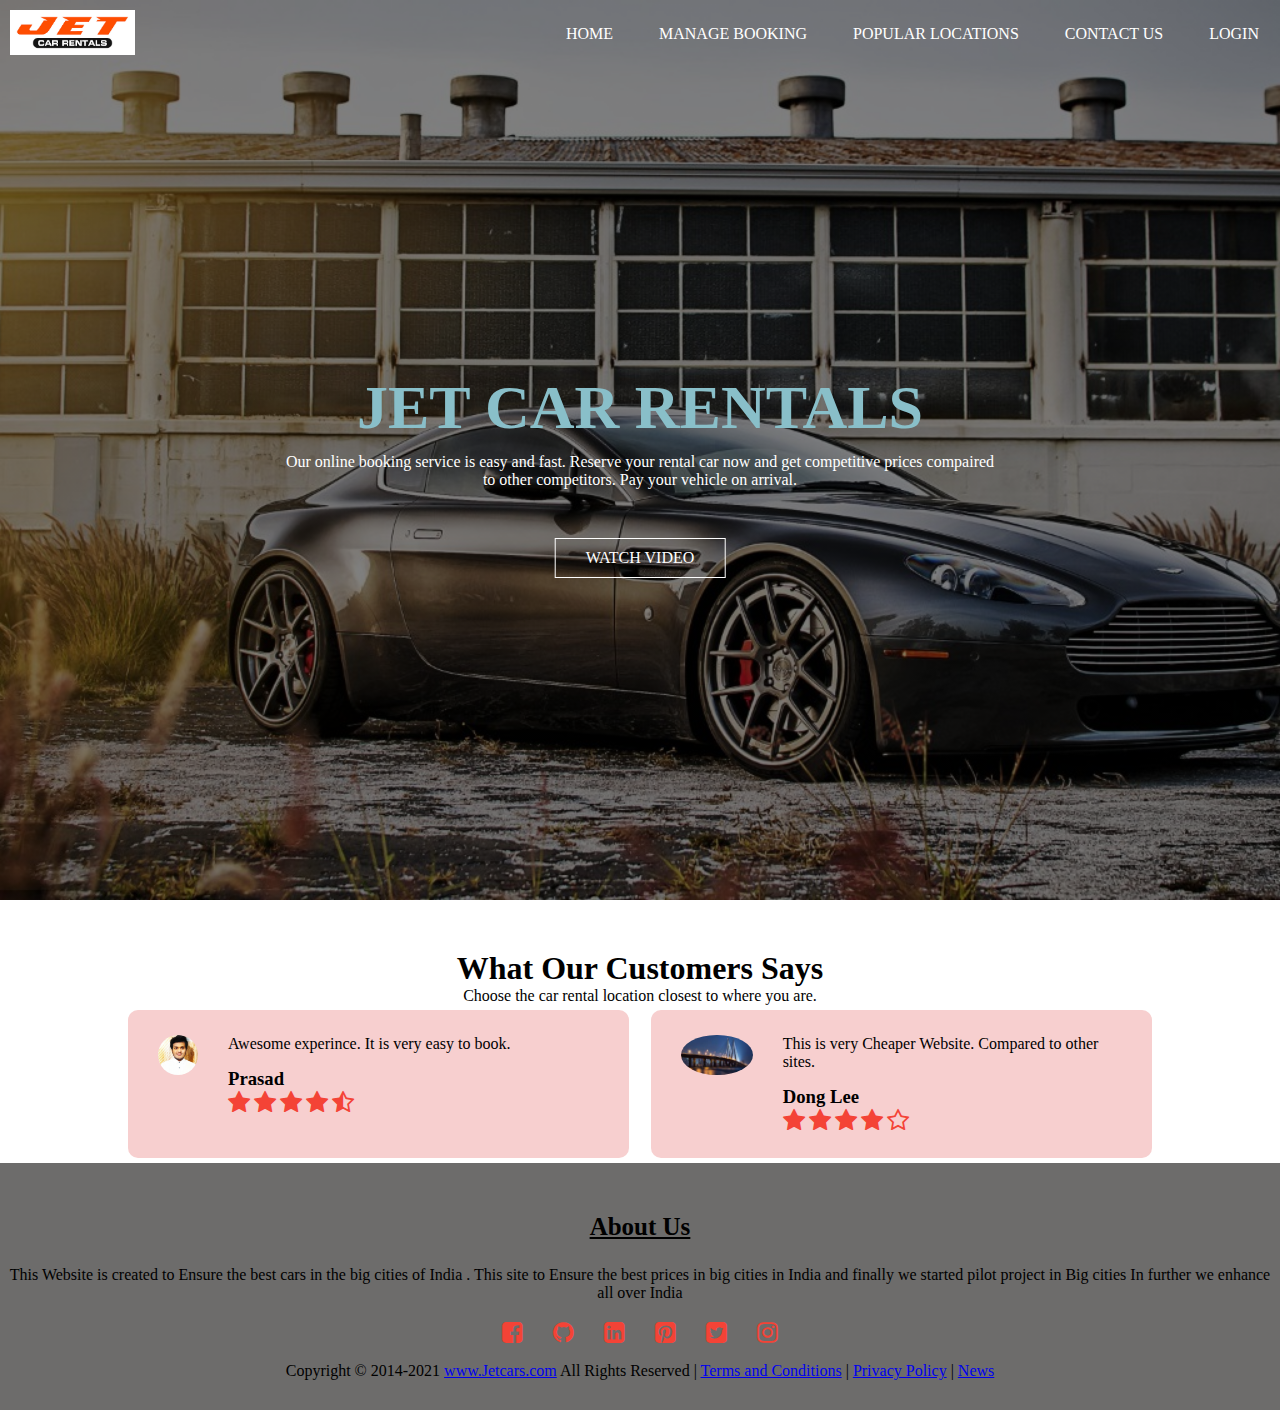
<file: index.html>
<!DOCTYPE html>
<html>
<head>
	<title>CAR RENTAL SYSTEM</title>
	<link rel = "icon" href = "https://c0.klipartz.com/pngpicture/216/1021/gratis-png-icono-de-coche-rojo-vino-material-de-hebilla-de-alta-definicion.png"  type = "image/x-icon">
	<link rel="stylesheet" type="text/css" href="css/style.css">
    <link rel="stylesheet" href="https://cdnjs.cloudflare.com/ajax/libs/font-awesome/4.7.0/css/font-awesome.min.css">
</head>
<body>
	<header>
		<nav>
		<div class="main">
			<div class="logo">
				<img src="logo.png">
			</div>
			<div>
			<ul>			
				<li><a href="home.html"> HOME </a></li>
				<li><a href="mb.html"> MANAGE BOOKING </a></li>
				<li><a href="pop.html"> POPULAR LOCATIONS </a></li>
                <li><a href="contact.html"> CONTACT US </a></li>
                <li><a href="login.html"> LOGIN </a></li>
			</ul>
		</div>
	</nav>	
		<div class="text-box">
			<h1>JET CAR RENTALS </h1>
			<p>Our online booking service is easy and fast. Reserve your rental car now and get competitive prices compaired <br>to other competitors. Pay your vehicle on arrival.</p>
		</div>
		<div class="button">
			<a href="video.mp4" class="btn">WATCH VIDEO</a>
		</div>
	</header>
	<section class="testimonials">
           <h1>What Our Customers Says </h1> 
		   <p>Choose the car rental location closest to where you are.</p>
		   
		   <div class="row">
			   <div class="testimonial-col">
				   <img src="dev.jpg">
				   <div>
					   <p>Awesome experince. It is very easy to book. </p>
					   <h3>Prasad</h3>
					   <i style="font-size:24px" class="fa">&#xf005;</i>
					   <i style="font-size:24px" class="fa">&#xf005;</i>
					   <i style="font-size:24px" class="fa">&#xf005;</i>
					   <i style="font-size:24px" class="fa">&#xf005;</i>
					   <i style="font-size:24px" class="fa">&#xf123;</i>
					   
				   </div>
				</div>
				<div class="testimonial-col">
					<img src="mumbai.jpg">
					<div>
						<p> This is very Cheaper Website. Compared to other sites. </p>
						<h3>Dong Lee</h3>
						<i style="font-size:24px" class="fa">&#xf005;</i>
					    <i style="font-size:24px" class="fa">&#xf005;</i>
						<i style="font-size:24px" class="fa">&#xf005;</i>
					    <i style="font-size:24px" class="fa">&#xf005;</i>
					    <i style="font-size:24px" class="fa">&#xf006;</i>
					</div>
				 </div>
		   </div>
	</section>
	<section class="footer">
		<h4><u> About Us </u></h4>
		<p> This Website is created to Ensure the best cars in the big cities of India . This site to Ensure the best prices in big cities in India and finally we started pilot project in Big cities In further we enhance all over India </p>

		<div class= "icons">
			<i style="font-size:24px" class="fa">&#xf082;</i>
			<i style="font-size:24px" class="fa">&#xf09b;</i>
			<i style="font-size:24px" class="fa">&#xf08c;</i>
			<i style="font-size:24px" class="fa">&#xf0d3;</i>
			<i style="font-size:24px" class="fa">&#xf081;</i>
			<i style="font-size:24px" class="fa">&#xf16d;</i>
		</div>
		<p>Copyright © 2014-2021 <a href="#">www.Jetcars.com</a> All Rights Reserved | <a href="#">Terms and Conditions</a> | <a href="#">Privacy Policy</a> | <a href="#">News</a></p>
	</section>


</body>
</html>
</file>
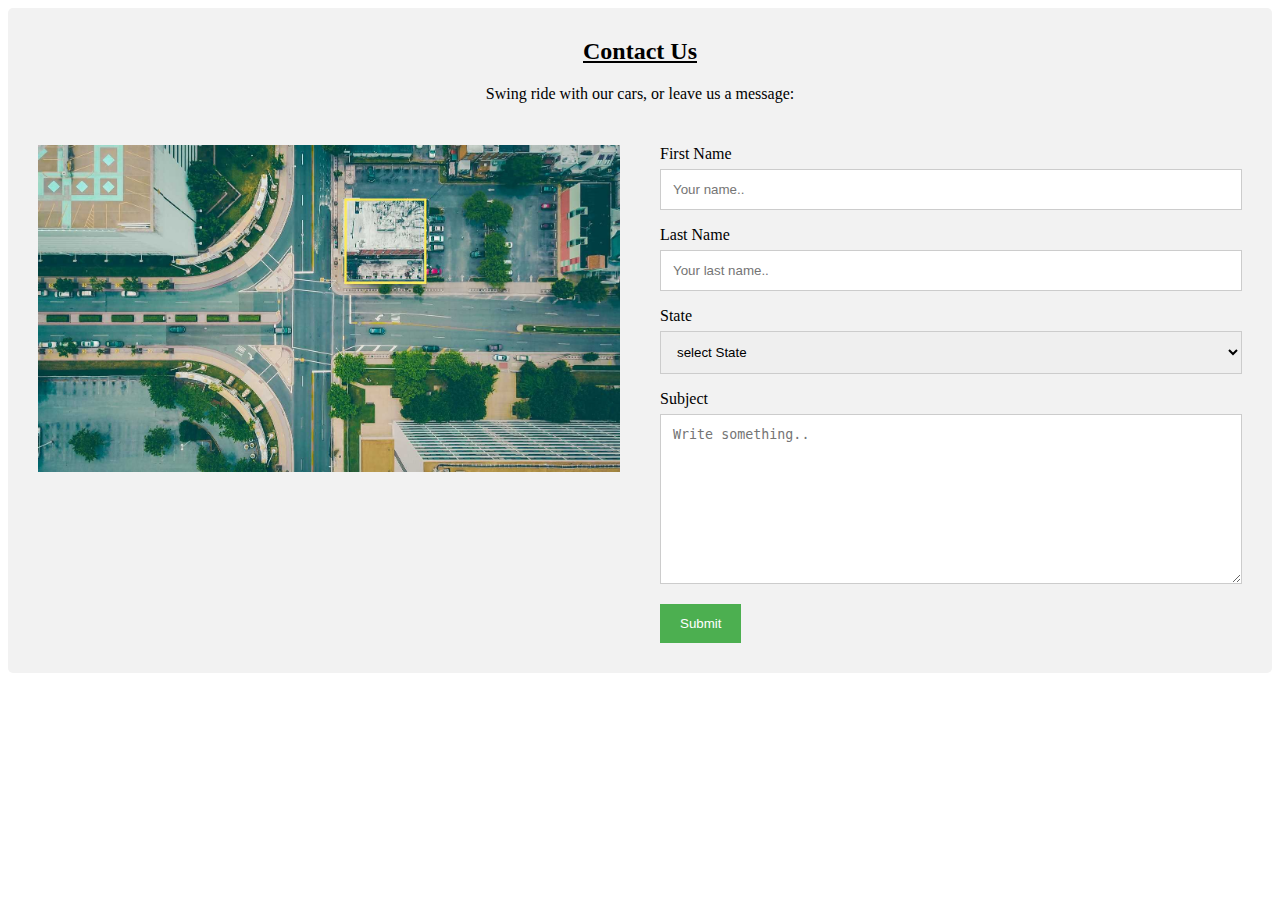
<file: contact.html>
<!DOCTYPE html>
<html lang="en">
<head>
    <meta charset="UTF-8">
    <title>CAR RENTAL SYSTEM</title>
    <link rel = "icon" href = "https://c0.klipartz.com/pngpicture/216/1021/gratis-png-icono-de-coche-rojo-vino-material-de-hebilla-de-alta-definicion.png"  type = "image/x-icon">
    <link rel="stylesheet" href="css/stylecont.css">
</head>
<body> 
<div class="container">
  <div style="text-align:center">
    <h2> <u>Contact Us </u></h2>
    <p>Swing ride with our cars, or leave us a message:</p>
  </div>
  <div class="row">
    <div class="column">
      <img src="mapcont.jpg" style="width:100%">
    </div>
    <div class="column">
      <form action="/action_page.php">
        <label for="fname">First Name</label>
        <input type="text" id="fname" name="firstname" placeholder="Your name.."required>
        <label for="lname">Last Name</label>
        <input type="text" id="lname" name="lastname" placeholder="Your last name.."required>
        <label for="State">State</label>
        <select id="State" name="State">
          <option value="">select State </option>
          <option value="Andhra pradesh">Andhra pradesh</option>
          <option value="Assam">Assam</option>
          <option value="Bihar">Bihar</option>
          <option value="Goa">Goa</option>
          <option value="Gujarat">Gujarat</option>
          <option value="Jammu and Kashmir">Jammu and Kashmir</option>
          <option value="Jharkhand">Jharkhand</option>
          <option value=" West Bengal"> West Bengal</option>
          <option value="Karnataka">Karnataka</option>
          <option value="Kerala">Kerala</option>
          <option value="Madhya Pradesh">Madhya Pradesh</option>
          <option value="Maharashtra">Maharashtra</option>
          <option value="Manipur">Manipur</option>
          <option value="Meghalaya">Meghalaya</option>
          <option value=" Mizoram"> Mizoram</option>
          <option value="Nagaland">Nagaland</option>
          <option value="Orissa">Orissa</option>
          <option value="Punjab">Punjab</option>
          <option value=" Rajasthan"> Rajasthan</option>
          <option value=" Sikkim"> Sikkim</option>
          <option value="Tamil Nadu">Tamil Nadu</option>
          <option value="Tripura">Tripura</option>
          <option value="Uttaranchal">Uttaranchal</option>
          <option value="Uttar Pradesh">Uttar Pradesh</option>
          <option value="Haryana">Haryana</option>
          <option value="Himachal Pradesh">Himachal Pradesh</option>
          <option value="Chhattisgarh">Chhattisgarh</option>
          <option value="Arunachal Pradesh">Arunachal Pradesh</option>
          <option value="Telangana">Telangana</option>
          <option value="New Delhi">New Delhi</option>
        </select>
        <label for="subject">Subject</label>
        <textarea id="subject" name="subject" placeholder="Write something.." style="height:170px"></textarea>
        <input type="submit" value="Submit">
      </form>
    </div>
  </div>
</div>
</body>
</html>
</file>
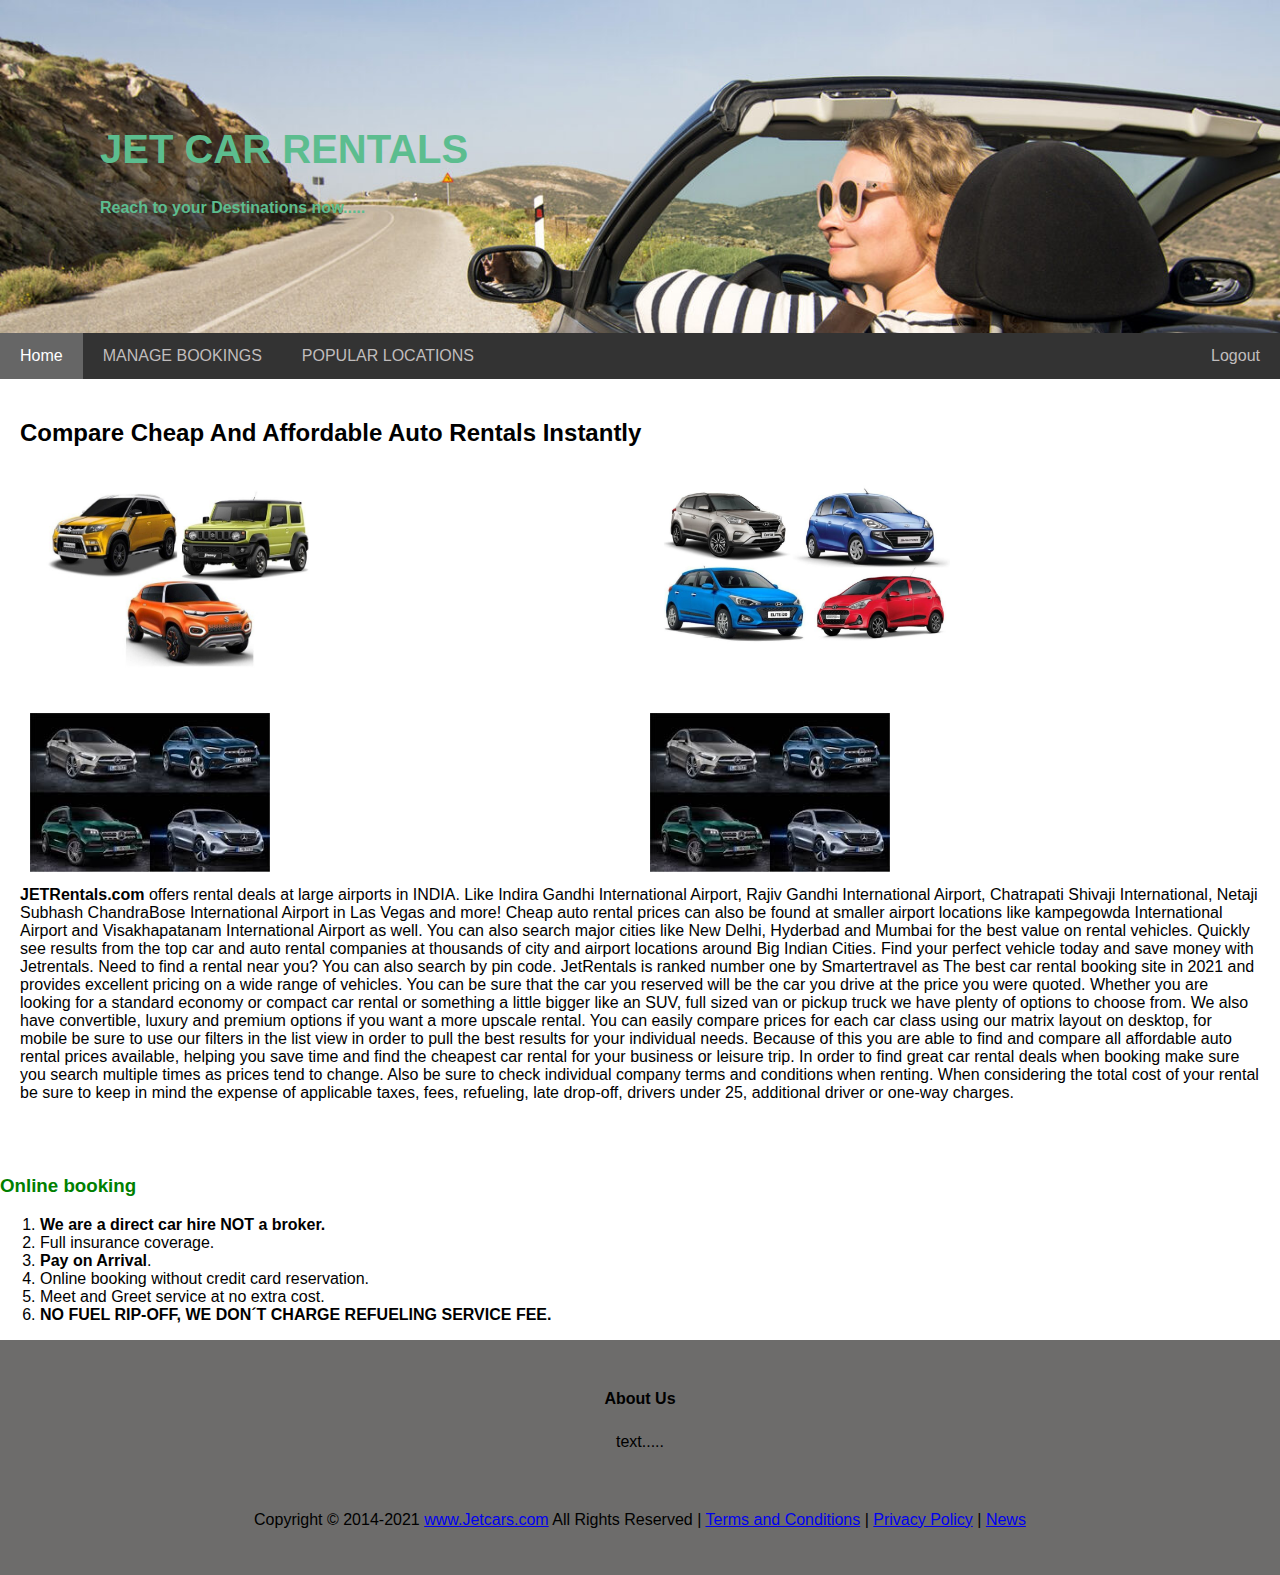
<file: home.html>
<!DOCTYPE html>
<html lang="en">
<head>
<title>Home page JET CAR RENTAL</title>
<meta charset="UTF-8">
<link rel = "icon" href = "https://c0.klipartz.com/pngpicture/216/1021/gratis-png-icono-de-coche-rojo-vino-material-de-hebilla-de-alta-definicion.png"  type = "image/x-icon">
<meta name="viewport" content="width=device-width, initial-scale=1">
<style>
* {
  box-sizing: border-box;
}
html {
  scroll-behavior: smooth;
}

/* Style the body */
body {
  font-family: Arial, Helvetica, sans-serif;
  margin: 0;
}

/* Header/logo Title */
.header {
  padding: 100px;
  text-align: left;
  background: #1abc9c;
  color: rgb(92, 189, 143);
  background-image:url(home.jpg);
  background-size: cover;
}

/* Increase the font size of the heading */
.header h1 {
  font-size: 40px;
}

/* Sticky navbar - toggles between relative and fixed, depending on the scroll position. It is positioned relative until a given offset position is met in the viewport - then it "sticks" in place (like position:fixed). The sticky value is not supported in IE or Edge 15 and earlier versions. However, for these versions the navbar will inherit default position */
.navbar {
  overflow: hidden;
  background-color: #333;
  position: sticky;
  position: -webkit-sticky;
  top: 0;
}
/* Style the navigation bar links */
.navbar a {
  float: left;
  display: block;
  color: rgb(192, 189, 189);
  text-align: center;
  padding: 14px 20px;
  text-decoration: none;
}


/* Right-aligned link */
.navbar a.right {
  float: right;
}

/* Change color on hover */
.navbar a:hover {
  background-color: #ddd;
  color: black;
}

/* Active/current link */
.navbar a.active {
  background-color: #666;
  color: white;
}

/* Column container */
.row {  
  display: -ms-flexbox; /* IE10 */
  display: flex;
  -ms-flex-wrap: wrap; /* IE10 */
  flex-wrap: wrap;
}

/* Create two unequal columns that sits next to each other */
/* Sidebar/left column */
.side {
  -ms-flex: 30%; /* IE10 */
  flex: 30%;
  background-color: #f1f1f1;
  padding: 20px;
}

/* Main column */
.main {   
  -ms-flex: 70%; /* IE10 */
  flex: 70%;
  background-color: white;
  padding: 20px;
}

/* Fake image, just for this example */
.column {
  padding: 10px;
  float: right;
  width: 50%;
  margin-top: 5px;
}
.fakeimg {
  padding: 20px;
  float: left center;
  width: 50%;
  margin-top: 5px;
}


/* Footer */
.footer {
  padding: 20px;
  
}

/* Responsive layout - when the screen is less than 700px wide, make the two columns stack on top of each other instead of next to each other */
@media screen and (max-width: 700px) {
  .row {   
    flex-direction: column;
  }
}

/* Responsive layout - when the screen is less than 400px wide, make the navigation links stack on top of each other instead of next to each other */
@media screen and (max-width: 400px) {
  .navbar a {
    float: none;
    width: 100%;
  }
}
.foote_bottom_ul_amrc {
	list-style-type:none;
	padding:0px;
	display:inline;
	margin-top: 0px;
	margin-right: auto;
	margin-bottom: 0px;
	margin-left: auto;
  text-align: center;
 
}
footer {
	background-color: rgb(233, 123, 44);
	position: fixed;
	bottom: 0px;
	text-align: center;
	padding: 3px;
	padding-left: 100px;
	padding-right: 100px;
	right: 0%;
	left: 0%;
  display: inline;
}

.sidebar  {
	position: bottom;
	top: 100%;
	left: 40%;
	width: 50%;
}
.heading3 {
	position: bottom;
	top: 100%;
	left: 20%;
	color: green;
}
.footer{
	width: 100%;
	text-align: center;
	padding: 30px 0;
	background-color: rgb(109, 108, 107);
}
.footer h4{
	margin-bottom: 25px;
	margin-top: 20px;
	font-weight: 600;
}
.icons .fa{
	margin: 0 13px;
	padding: 18px 0;
	cursor: pointer;
  color:  #f44336;;
}

</style>
</head>
<body>

<div class="header">
  <h1>JET CAR RENTALS </h1>
  <p><b>Reach to your Destinations now.....</b> </p>
</div>

<div class="navbar">
  <a href="#" class="active">Home</a>
  <a href="mb.html">MANAGE BOOKINGS</a>
  <a href="pop.html"> POPULAR LOCATIONS</a>
  <a href="index.html" class="right">Logout</a>
</div>
  <div class="main">
    <h2>Compare Cheap And Affordable Auto Rentals Instantly</h2>
   <!----  <table>
      <tr>
        <th>
          <div>
            <img src="home1.jpg" style="width: 75%">
          </div>
        </th>
        <th>
          <div >
            <img src="mar.jpg" style="width:75%">
          </div>
        </th>
        <th>
          <div>
            <img src="ben.jpg" style="width:100%">
          </div>
        </th>
      </tr>
    </table>--->
    <div class="column">
      <img src="home1.jpg" style="width:50%">
    </div>
    <div class="column">
      <img src="mar.jpg" style="width: 50%">
    </div>
    <div class="column">
      <img src="ben.jpg" style="width: 40%">
    </div>
    <div class="column">
      <img src="ben.jpg" style="width: 40%">
    </div>
    <p><b>JETRentals.com</b> offers rental deals at large airports in INDIA. Like Indira Gandhi International Airport, Rajiv Gandhi International Airport, Chatrapati Shivaji International, Netaji Subhash ChandraBose International Airport in Las Vegas and more! Cheap auto rental prices can also be found at smaller airport locations like kampegowda International Airport and Visakhapatanam International Airport as well.

      You can also search major cities like New Delhi, Hyderbad and Mumbai for the best value on rental vehicles. Quickly see results from the top car and auto rental companies at thousands of city and airport locations around Big Indian Cities. Find your perfect vehicle today and save money with Jetrentals. Need to find a rental near you? You can also search by pin code.
      
      JetRentals is ranked number one by Smartertravel as The best car rental booking site in 2021 and provides excellent pricing on a wide range of vehicles. You can be sure that the car you reserved will be the car you drive at the price you were quoted. 
      
      Whether you are looking for a standard economy or compact car rental or something a little bigger like an SUV, full sized van or pickup truck we have plenty of options to choose from. We also have convertible, luxury and premium options if you want a more upscale rental. You can easily compare prices for each car class using our matrix layout on desktop, for mobile be sure to use our filters in the list view in order to pull the best results for your individual needs. 
      
      Because of this you are able to find and compare all affordable auto rental prices available, helping you save time and find the cheapest car rental for your business or leisure trip. In order to find great car rental deals when booking make sure you search multiple times as prices tend to change. Also be sure to check individual company terms and conditions when renting. When considering the total cost of your rental be sure to keep in mind the expense of applicable taxes, fees, refueling, late drop-off, drivers under 25, additional driver or one-way charges.</p>
    
    <br>    
</div>
<div class="col-md-5">
  <article>
  <h3 class="heading3">Online booking</h3>
  <ol class="sidebar">
  <li><strong>We are a direct car hire NOT a broker.</strong></li>
  <li>Full insurance coverage.</li>
  <li><strong>Pay on Arrival</strong>.</li>
  <li>Online booking without credit card reservation.</li>
  <li>Meet and Greet service at no extra cost.</li>
  <li><strong>NO FUEL RIP-OFF, WE DON´T CHARGE REFUELING SERVICE FEE.</strong></li>
  </ol>
  </article>
  </div>
  <section class="footer">
		<h4> About Us </h4>
		<p> text..... </p>

		<div class= "icons">
			<i style="font-size:24px" class="fa">&#xf082;</i>
			<i style="font-size:24px" class="fa">&#xf09b;</i>
			<i style="font-size:24px" class="fa">&#xf08c;</i>
			<i style="font-size:24px" class="fa">&#xf0d3;</i>
			<i style="font-size:24px" class="fa">&#xf081;</i>
			<i style="font-size:24px" class="fa">&#xf16d;</i>
		</div>
		<p>Copyright © 2014-2021 <a href="#">www.Jetcars.com</a> All Rights Reserved | <a href="#">Terms and Conditions</a> | <a href="#">Privacy Policy</a> | <a href="#">News</a></p>
	</section>
</body>
</html>
</file>
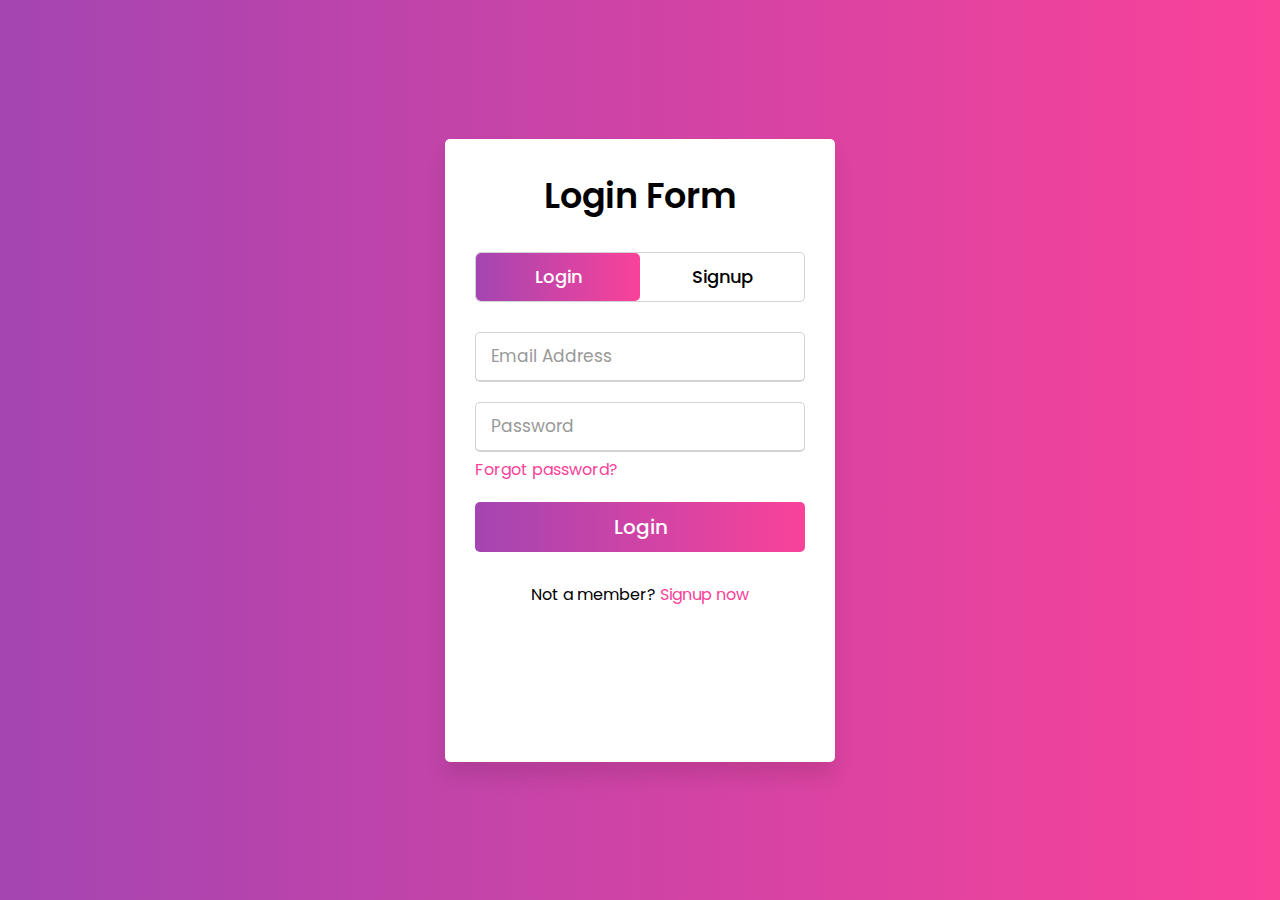
<file: login.html>
<!DOCTYPE html>
<html lang="en" dir="ltr">
  <head>
    <meta charset="utf-8">
    <title>Login & Signup Form</title>
    <link rel="stylesheet" href="css/style1.css">
    <link rel = "icon" href = "https://c0.klipartz.com/pngpicture/216/1021/gratis-png-icono-de-coche-rojo-vino-material-de-hebilla-de-alta-definicion.png"  type = "image/x-icon">
    <meta name="viewport" content="width=device-width, initial-scale=1.0">
  </head>
  <body>
    <div class="wrapper">
      <div class="title-text">
        <div class="title login">Login Form</div>
        <div class="title signup">Signup Form</div>
      </div>
      <div class="form-container">
        <div class="slide-controls">
          <input type="radio" name="slide" id="login" checked>
          <input type="radio" name="slide" id="signup">
          <label for="login" class="slide login">Login</label>
          <label for="signup" class="slide signup">Signup</label>
          <div class="slider-tab"></div>
        </div>
        <div class="form-inner">
          <form action="home.html" class="login">
            <div class="field">
              <input type="text" placeholder="Email Address" required>
            </div>
            <div class="field">
              <input type="password" placeholder="Password"  required>
            </div>
            <div class="pass-link"><a href="#">Forgot password?</a></div>
            <div class="field btn">
              <div class="btn-layer"></div>
              <input type="submit" value="Login">
            </div>
            <div class="signup-link">Not a member? <a href="">Signup now</a></div>
          </form>
          <form action="login.html" class="signup">
            <div class="field">
              <input type="text" placeholder="First Name" required >
            </div>             
            <div class="field">
              <input type="text" placeholder="Last Name" required >
            </div>    
            <div class="field">
              <input type="text" placeholder="Email Address" required>
            </div>
            <div class="field">
              <input type="password" placeholder="Password" required>
            </div>
            <div class="field">
              <input type="password" placeholder="Confirm password" required>
            </div>
            <div class="field btn">
              <div class="btn-layer"></div>
              <input type="submit" value="Signup">
            </div>
          </form>
        </div>
      </div>
    </div>

    <script>
      const loginText = document.querySelector(".title-text .login");
      const loginForm = document.querySelector("form.login");
      const loginBtn = document.querySelector("label.login");
      const signupBtn = document.querySelector("label.signup");
      const signupLink = document.querySelector("form .signup-link a");
      signupBtn.onclick = (()=>{
        loginForm.style.marginLeft = "-50%";
        loginText.style.marginLeft = "-50%";
      });
      loginBtn.onclick = (()=>{
        loginForm.style.marginLeft = "0%";
        loginText.style.marginLeft = "0%";
      });
      signupLink.onclick = (()=>{
        signupBtn.click();
        return false;
      });
    </script>
  </body>
</html>
</file>
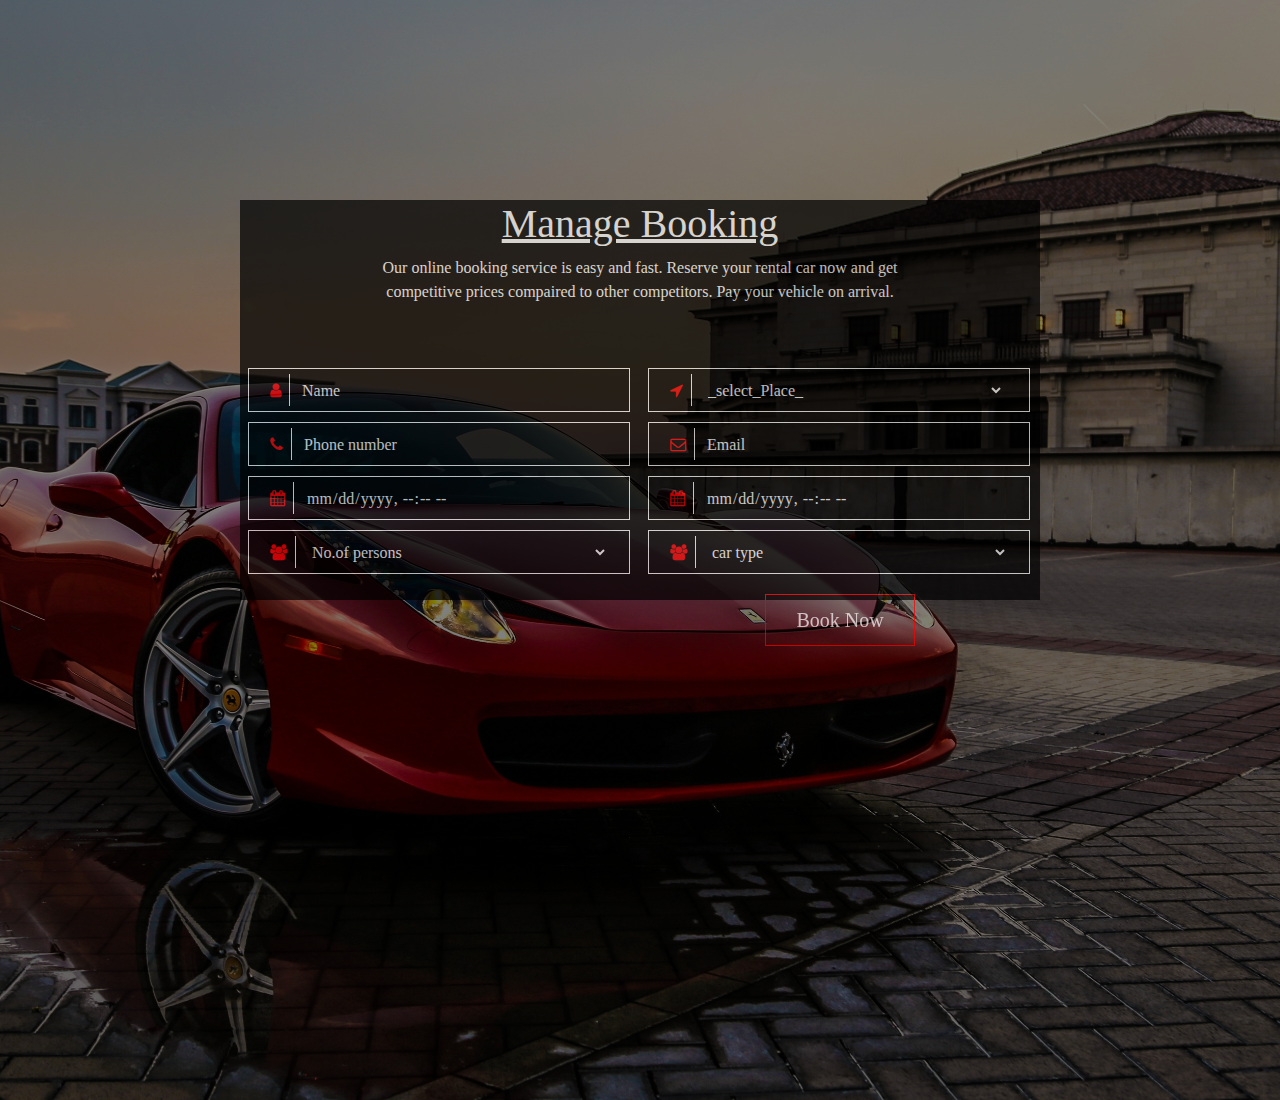
<file: mb.html>
<!DOCTYPE html>
<html lang="en">
<head>
    <meta charset="UTF-8">
    <meta name="viewport" content="width=device-width, initial-scale=1.0">
    <title>Jet Car Rental</title>
    <link rel="stylesheet" href="css/stylemb.css">
    <link rel = "icon" href = "https://c0.klipartz.com/pngpicture/216/1021/gratis-png-icono-de-coche-rojo-vino-material-de-hebilla-de-alta-definicion.png"  type = "image/x-icon">
    <link rel="stylesheet" href="https://stackpath.bootstrapcdn.com/font-awesome/4.7.0/css/font-awesome.min.css">
    <link rel="stylesheet" href="https://maxcdn.bootstrapcdn.com/bootstrap/4.5.0/css/bootstrap.min.css">
    <link rel="stylesheet" href="https://cdnjs.cloudflare.com/ajax/libs/font-awesome/4.7.0/css/font-awesome.min.css">
</head>
<body>	
    <div class="container">
        <form class="form-group">
            <div id="form">
                <h1 class="text-white text-center"><u> Manage Booking </u> </h1>
                <p>Our online booking service is easy and fast. Reserve your rental car now and get <br> competitive prices compaired to other competitors. Pay your vehicle on arrival.</p>

                <div id="first-group">

                    <div id="content">
                        <i class="fa fa-user" aria-hidden="true"></i>
                        <input type="text" id="input-group" placeholder="Name"required>
                    </div>

                    <div id="content">
                        <i class="fa fa-phone" aria-hidden="true"></i>
                        <input type="number" id="input-group" placeholder="Phone number"required>
                    </div>

                    <div id="content">
                        <i class="fa fa-calendar" aria-hidden="true"></i>
                        <input type="datetime-local" id="input-group" placeholder="Pickup Date"required>
                    </div>

                    <div id="content">
                        <i class="fa fa-users" aria-hidden="true"></i>
                        <select id="input-group" style="background-color: black;"required>
                            <option value="">No.of persons</option>
                            <option value="">1-5</option>
                            <option value="">6-10</option>
                            <option value="">11-20</option>
                        </select>
                    </div>

                </div>

                <div id="second-group">

                    <div id="content">
                        <i class="fa fa-location-arrow" aria-hidden="true"></i>
                        <select id="input-group" style="background-color: black;"required>
                            <option value="">
                                _select_Place_ 
                           </option>
                            <option value="">
                                 Hyderbad
                            </option >
                            <option value="">
                                 Bombay
                            </option>
                            <option value="">
                                 Delhi
                            </option>
                            <option value="">
                                 Jalandhar
                            </option>
                             <option value="">
                                 Banglore
                            </option>
                            <option value="">
                                 Viskahapatnam
                            </option>
                             <option value="">
                                 Kolkata
                            </option>
                            <option value="">
                                 Lucknow
                            </option>
                            <option value="">
                                 Vijayawada
                            </option value="">
                            <option>
                                 Kashmir
                            </option>
                            <option value="">
                                 Chennai
                            </option>
                        </select>
                    </div>

                    <div id="content">
                        <i class="fa fa-envelope-o" aria-hidden="true"></i>
                        <input type="email" id="input-group" placeholder="Email">
                    </div>

                    <div id="content">
                        <i class="fa fa-calendar" aria-hidden="true"></i>
                        <input type="datetime-local" id="input-group" placeholder="Drop Date"required>
                    </div>

                    <div id="content">
                        <i class="fa fa-users" aria-hidden="true"></i>
                        <select id="input-group" style="background-color: black;"required>
                            <option value="">car type</option>
                            <option value="">AC</option>
                            <option value="">Non-AC</option>
                        </select>
                    </div>
            
                </div>

                <button type="submit" value="Submit" id="submit-btn">Book Now</button>

            </div>
        </form>
    </div>
</body>
</html>
</file>
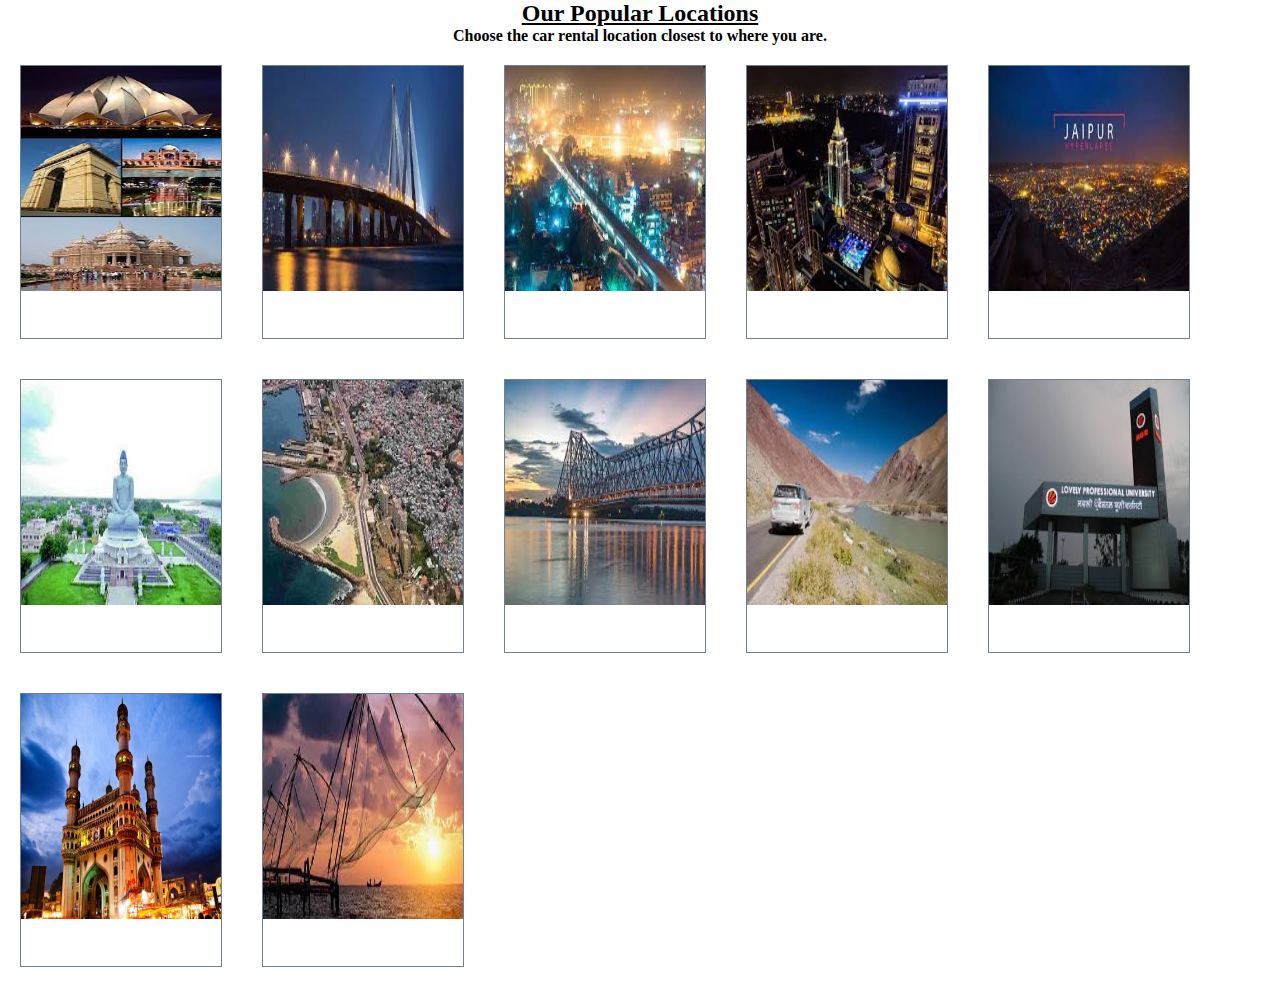
<file: pop.html>
<!DOCTYPE html>
<html>
<head>
    <title>Home page JET CAR RENTAL</title>
<meta charset="UTF-8">
<link rel = "icon" href = "https://c0.klipartz.com/pngpicture/216/1021/gratis-png-icono-de-coche-rojo-vino-material-de-hebilla-de-alta-definicion.png"  type = "image/x-icon">
<meta name="viewport" content="width=device-width, initial-scale=1">
<style>
  *{
	margin: 0;
	padding: 0;
	font-family: Century Gothic;
}


.content{
    text-align: center;
}
div.gallery {
  margin: 20px;
  border: 1px solid #708090;
  float: left;
  width: 200px;
}

div.gallery:hover {
  border: 1px solid #000000;
}
 
div.desc:hover{
 color: black;
}

div.gallery img {
  width: 200px;
  height: 225px;
}

div.desc {
  padding: 10px;
  text-align: center;
  color: white;
  font-family: cooper;
  font-size: 20px;
}

</style>
</head>

<body background= "https://cdn.pixabay.com/photo/2017/07/03/06/40/rain-2466803_960_720.jpg" >
  <div class="content">
    <h2> <u>Our Popular Locations</u> </h2>
    <p><b>Choose the car rental location closest to where you are. </b> </p>
    </div>
<div class="gallery">
  <a target="_blank" href="delhi.jpg">
    <img src="delhi.jpg" alt="Delhi" width="600" height="400">
  </a>
  <div class="desc">Delhi</div>
</div>

<div class="gallery">
  <a target="_blank" href="mumbai.jpg">
    <img src="mumbai.jpg" alt="mumbai" width="600" height="400">
  </a>
  <div class="desc">Mumbai</div>
</div>

<div class="gallery">
  <a target="_blank" href="chennai.jpg">
    <img src="chennai.jpg" alt="chennai" width="600" height="400">
  </a>
  <div class="desc">Chennai</div>
</div>

<div class="gallery">
  <a target="_blank" href="bang.jpg">
    <img src="bang.jpg" alt="Banglore" width="600" height="400">
  </a>
  <div class="desc">Banglore</div>
</div>

<div class="gallery">
  <a target="_blank" href="jai.jpg">
    <img src="jai.jpg" alt="Jaipur" width="600" height="400">
  </a>
  <div class="desc">Jaipur</div>
</div>

<div class="gallery">
  <a target="_blank" href="ama.jpg">
    <img src="ama.jpg"alt="Amaravati" width="600" height="400">
  </a>
  <div class="desc">Amaravathi</div>
</div>

<div class="gallery">
  <a target="_blank" href="viz.jpg">
    <img src="viz.jpg" alt="Vizag" width="600" height="400">
  </a>
  <div class="desc">Vizag</div>
</div>

<div class="gallery">
  <a target="_blank" href="kol.jpg">
    <img src="kol.jpg" alt="Kolkata" width="600" height="400">
  </a>
  <div class="desc">Kolkata</div>
</div>

<div class="gallery">
  <a target="_blank" href="lad.jpg">
    <img src="lad.jpg" alt="Ladakh" width="600" height="400">
  </a>
  <div class="desc">Ladakh</div>
</div>

<div class="gallery">
  <a target="_blank" href="jal.jpg">
    <img src="jal.jpg" alt="Jalandhar" width="600" height="400">
  </a>
  <div class="desc">Jalandhar</div>
</div>
<div class="gallery">
  <a target="_blank" href="hyd.jpg">
    <img src="hyd.jpg" alt="Hyderbad" width="600" height="400">
  </a>
  <div class="desc">Hyderbad</div>
</div>
<div class="gallery">
  <a target="_blank" href="koc.jpg">
    <img src="koc.jpg" alt="Kochi" width="600" height="400">
  </a>
  <div class="desc">Kochi</div>
</div>

</body>
</html>
</file>
<file: css/style.css>
*{
	margin: 0;
	padding: 0;
	font-family: Century Gothic;
}

header{
	background-image:linear-gradient(rgba(0,0,0,0.5),rgba(0,0,0,0.5)), url(../1.jpg.jpeg);
	height: 100vh;
	background-size: cover;
	background-position: center;
	position: relative;
	width: 100%;
}
ul{
	float: right;
	list-style-type: none;
	margin-top: 25px; 
}

ul li{
	display: inline-block;
}

ul li a{
	text-decoration: none;
	color: #fff;
	padding: 5px 20px;
	border: 1px solid transparent;
	transition: 0.6s ease;
}

ul li a:hover{
	background-color: #fff;
	color: #000;
}

ul li.active a{
	background-color: #fff;
	color: #000;
}

.logo img{
	float: left;
	width: 125px;
	height: auto;
	margin-top: 10px;
	margin-left: 10px;
}

.main{
	max-width: 1500px;
	margin: auto;
}

.text-box{
	width: 90%;
	color: #fff;
	position: absolute;
	top: 50%;
	left: 50%;
	transform: translate(-50%,-50%);
	text-align: center;
}

.text-box h1{
	color: #fff;
	font-size: 62px;
	color:rgb(137, 191, 201);
}
.text-box p{
    margin: 10px 0 40px;
	font-size: 15 px;
	color: #fff ;
}

.button{
	position: absolute;
	top: 62%;
	left: 50%;
	transform: translate(-50%,-50%);
	text-decoration: none;
}

.btn{
	border: 1px solid #fff;
	padding: 10px 30px;
	color: #fff;
	text-decoration: none;
	transition: 0.6s ease;
	display: inline-block;
}

.btn:hover{
	background-color: #f44336;
	color: #000;
	border: #f44336;
	transition: 1s;
}
@media(max-width:700px){
	.text-box h1{
		color: #fff;
		font-size: 20 px;
		color:rgb(137, 191, 201);
	}
    .ul li{
        display: block;
	 }
}
/*---------------testimonials-----------*/
.row{
	margin-top: 5px;
	display: flex;
    justify-content: space-between;
}
.testimonials {
	width: 80%;
	margin: auto;
	padding-top: 50px;
	text-align: center;
}
.testimonial-col{
	flex-basis: 44%;
	border-radius: 10px;
	margin-bottom: 5px;
	text-align: left;
	background: #f7cfcf;
	padding: 25px;
	cursor: pointer;
	display: flex;
	
}
.testimonial-col img{
	height: 40px;
	margin-left: 5px;
	margin-right: 30px;
	border-radius: 50%;
}
.testimonial-col p{
	padding: 0;
}
.testimonial-col h3{
	margin-top: 15px;
	text-align: left;
}
.fa {
	color: #f44336;
}
/*---------------footer-----------*/
.footer{
	width: 100%;
	text-align: center;
	padding: 30px 0;
	background-color: rgb(109, 108, 107);
}
.footer h4{
	margin-bottom: 25px;
	margin-top: 20px;
	font-weight: 600;
	font-size: 25px;

}
.icons .fa{
	margin: 0 13px;
	padding: 18px 0;
	cursor: pointer;
}
</file>
<file: css/stylecont.css>
* {
  box-sizing: border-box;
}

/* Style inputs */
input[type=text], select, textarea {
  width: 100%;
  padding: 12px;
  border: 1px solid #ccc;
  margin-top: 6px;
  margin-bottom: 16px;
  resize: vertical;
}

input[type=submit] {
  background-color: #4CAF50;
  color: white;
  padding: 12px 20px;
  border: none;
  cursor: pointer;
}

input[type=submit]:hover {
  background-color: #45a049;
}

/* Style the container/contact section */
.container {
  border-radius: 5px;
  background-color: #f2f2f2;
  padding: 10px;
}

/* Create two columns that float next to eachother */
.column {
  float: left;
  width: 50%;
  margin-top: 6px;
  padding: 20px;
}

/* Clear floats after the columns */
.row:after {
  content: "";
  display: table;
  clear: both;
}

/* Responsive layout - when the screen is less than 600px wide, make the two columns stack on top of each other instead of next to each other */
@media screen and (max-width: 600px) {
  .column, input[type=submit] {
    width: 100%;
    margin-top: 0;
  }
}
</file>
<file: css/style1.css>
@import url('https://fonts.googleapis.com/css?family=Poppins:400,500,600,700&display=swap');
*{
  margin: 80;
  padding: 0;
  box-sizing: border-box;
  font-family: 'Poppins', sans-serif;
}
html,body{
  display: grid;
  height: 100%;
  width: 100%;
  place-items: center;
  background: -webkit-linear-gradient(left, #a445b2, #fa4299);
}
::selection{
  background: #fa4299;
  color: #fff;
}
.wrapper{
  overflow: hidden;
  max-width: 390px;
  background: #fff;
  padding: 30px;
  border-radius: 5px;
  box-shadow: 0px 15px 20px rgba(0,0,0,0.1);
}
.wrapper .title-text{
  display: flex;
  width: 200%;
}
.wrapper .title{
  width: 50%;
  font-size: 35px;
  font-weight: 600;
  text-align: center;
  transition: all 0.6s cubic-bezier(0.68,-0.55,0.265,1.55);
}
.wrapper .slide-controls{
  position: relative;
  display: flex;
  height: 50px;
  width: 100%;
  overflow: hidden;
  margin: 30px 0 10px 0;
  justify-content: space-between;
  border: 1px solid lightgrey;
  border-radius: 5px;
}
.slide-controls .slide{
  height: 100%;
  width: 100%;
  color: #fff;
  font-size: 18px;
  font-weight: 500;
  text-align: center;
  line-height: 48px;
  cursor: pointer;
  z-index: 1;
  transition: all 0.6s ease;
}
.slide-controls label.signup{
  color: #000;
}
.slide-controls .slider-tab{
  position: absolute;
  height: 100%;
  width: 50%;
  left: 0;
  z-index: 0;
  border-radius: 5px;
  background: -webkit-linear-gradient(left, #a445b2, #fa4299);
  transition: all 0.6s cubic-bezier(0.68,-0.55,0.265,1.55);
}
input[type="radio"]{
  display: none;
}
#signup:checked ~ .slider-tab{
  left: 50%;
}
#signup:checked ~ label.signup{
  color: #fff;
  cursor: default;
  user-select: none;
}
#signup:checked ~ label.login{
  color: #000;
}
#login:checked ~ label.signup{
  color: #000;
}
#login:checked ~ label.login{
  cursor: default;
  user-select: none;
}
.wrapper .form-container{
  width: 100%;
  overflow: hidden;
}
.form-container .form-inner{
  display: flex;
  width: 200%;
}
.form-container .form-inner form{
  width: 50%;
  transition: all 0.6s cubic-bezier(0.68,-0.55,0.265,1.55);
}
.form-inner form .field{
  height: 50px;
  width: 100%;
  margin-top: 20px;
}
.form-inner form .field input{
  height: 100%;
  width: 100%;
  outline: none;
  padding-left: 15px;
  border-radius: 5px;
  border: 1px solid lightgrey;
  border-bottom-width: 2px;
  font-size: 17px;
  transition: all 0.3s ease;
}
.form-inner form .field input:focus{
  border-color: #fc83bb;
  /* box-shadow: inset 0 0 3px #fb6aae; */
}
.form-inner form .field input::placeholder{
  color: #999;
  transition: all 0.3s ease;
}
form .field input:focus::placeholder{
  color: #b3b3b3;
}
.form-inner form .pass-link{
  margin-top: 5px;
}
.form-inner form .signup-link{
  text-align: center;
  margin-top: 30px;
}
.form-inner form .pass-link a,
.form-inner form .signup-link a{
  color: #fa4299;
  text-decoration: none;
}
.form-inner form .pass-link a:hover,
.form-inner form .signup-link a:hover{
  text-decoration: underline;
}
form .btn{
  height: 50px;
  width: 100%;
  border-radius: 5px;
  position: relative;
  overflow: hidden;
}
form .btn .btn-layer{
  height: 100%;
  width: 300%;
  position: absolute;
  left: -100%;
  background: -webkit-linear-gradient(right, #a445b2, #fa4299, #a445b2, #fa4299);
  border-radius: 5px;
  transition: all 0.4s ease;;
}
form .btn:hover .btn-layer{
  left: 0;
}
form .btn input[type="submit"]{
  height: 100%;
  width: 100%;
  z-index: 1;
  position: relative;
  background: none;
  border: none;
  color: #fff;
  padding-left: 0;
  border-radius: 5px;
  font-size: 20px;
  font-weight: 500;
  cursor: pointer;
}
</file>
<file: css/stylemb.css>
*{
    margin: 0;
    padding: 0;
    font-family: Century Gothic;
}
body{
    background-image:linear-gradient(rgba(0,0,0,0.5),rgba(0,0,0,0.5)),  url(../redferrai.jpg);
    background-position: center;
    background-size: auto;
    background-size: cover;
    height: 100vh;
}
#form{
    background-color: #000;
    height:400px;
    width:800px;
    margin: auto;
    margin-top: 200px;
    opacity:0.7;
}
#form p{
    text-align: center;
    color: white;
}
#first-group{
    border:none;
    width:400px;
    margin-top: 38px;
    position: absolute;
}
#content{
    border: 1px solid #fff;
    margin:10px;
    margin-left: 8px;
    padding:5px;
}
#content #input-group{
    border:none;
    outline:none;
    background: transparent;
    margin-left:8px;
    width:300px;
    color:#fff;
}
::placeholder{
    color:#fff;
}
.fa{
    display:inline-block;
    color:red;
    border-right:1px solid #fff;
    padding:8px;
    margin-left: 8px;
}
#second-group{
    border:none;
    width:400px;
    margin-top: 38px;
    margin-left:400px;
    position: absolute;
}
#submit-btn{
    padding: 10px 30px;
    margin-top: 300px;
    margin-left: 600px;
    background: transparent;
    color:#fff;
    width:150px;
    border:1px solid rgb(255, 0, 0);
    outline:none;
    padding:10px;
    font-size: 20px;
    transform: translate(-50%,-50%);
    transition: 0.6s ease;
}

#submit-btn:hover{
	background-color: #fff;
	color: #000;
}
</file>
